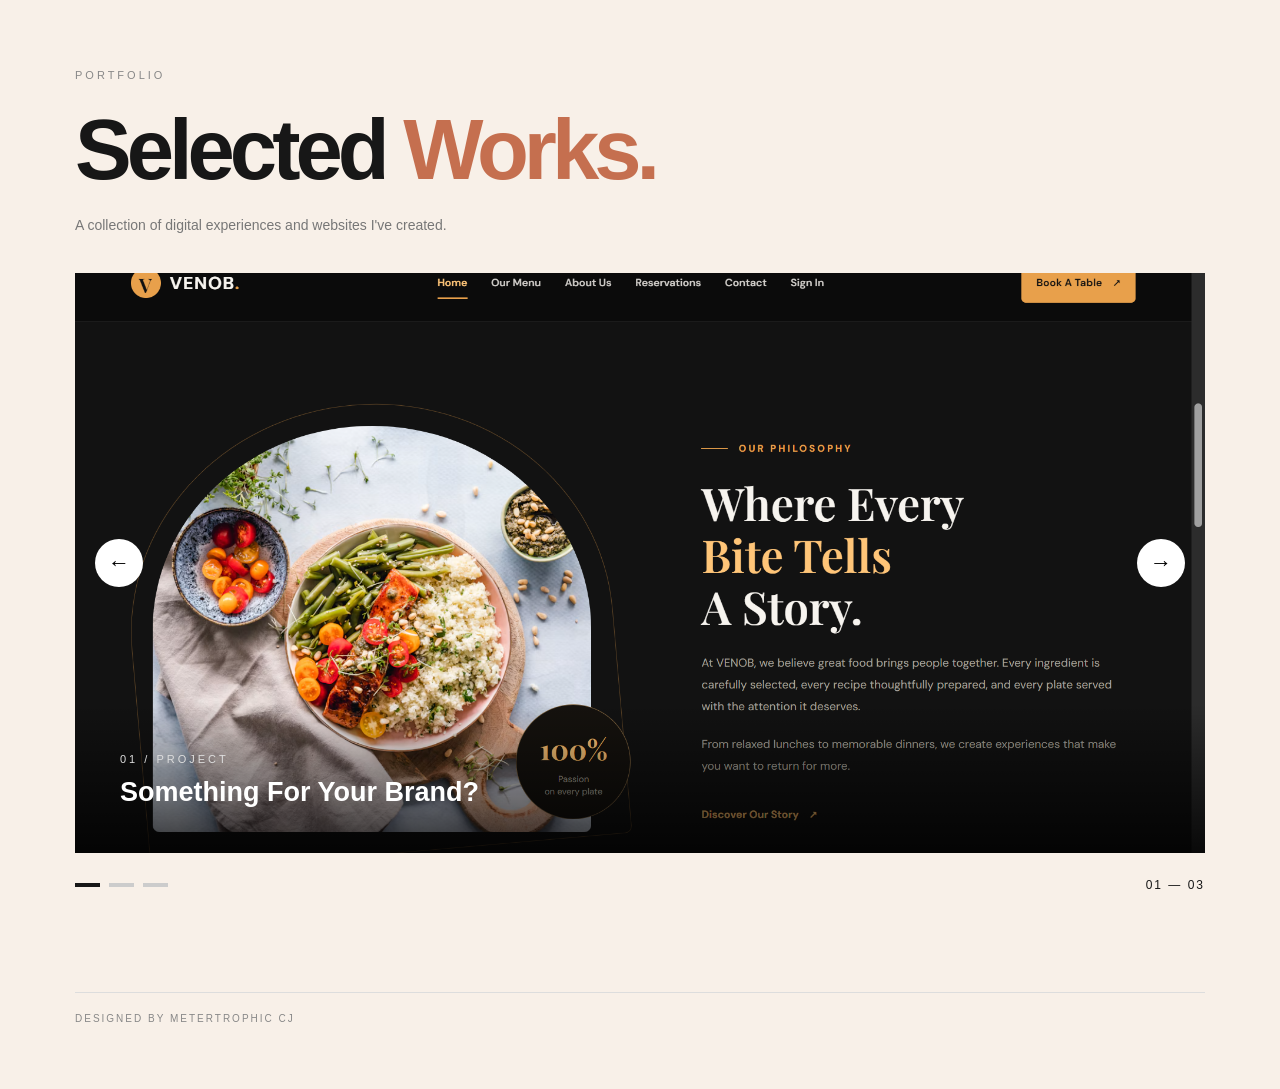
<file: experiences.html>
<!DOCTYPE html>
<html lang="en">
<head>
    <meta charset="UTF-8">
    <meta name="viewport" content="width=device-width, initial-scale=1.0">
    <title>Selected Works | Metertrophic CJ</title>
    <link rel="icon" href="Angular Orange M Orbit Logo.png">
    <link rel="stylesheet" href="stile.css">
</head>
<body>

    <main class="showcase">

        <header class="header">
            <span>PORTFOLIO</span>
            <h1>Selected <span>Works.</span></h1>
            <p>A collection of digital experiences and websites I've created.</p>
        </header>

        <section class="slider">

            <div class="slide active">
                <img src="VENOB Restaurant _ Fine Dining Experience - Google Chrome 10_30_2026 11_14_19 AM.png" alt="Website Design 1">
                <div class="caption">
                    <span>01 / PROJECT</span>
                    <h2>Something For Your Brand?</h2>
                </div>
            </div>

            <div class="slide">
                <img src="Login _ Welcome Back - Google Chrome 11_18_2026 11_43_13 AM.png" alt="Website Design 2">
                <div class="caption">
                    <span>02 / PROJECT</span>
                    <h2>Or Are You Looking For Something For Your Company Or Customers?
                    </h2> 
                </div>
            </div>

            <div class="slide">
                <img src= "Home _ Redemption Bible Based Church - Personal - Microsoft​ Edge 11_18_2026 1_01_04 PM.png" alt="Website Design 3">
                <div class="caption">
                    <span>03 / PROJECT</span>
                    <h2>Even For Your Organization.</h2>
                </div>
            </div>

            <button class="arrow prev" aria-label="Previous slide">&#8592;</button>
            <button class="arrow next" aria-label="Next slide">&#8594;</button>

        </section>

        <div class="slider-footer">
            <div class="dots"></div>
            <span class="counter">01 — 03</span>
        </div>

        <footer>
            DESIGNED BY METERTROPHIC CJ
        </footer>

    </main>

    <script src="scriipt.js"></script>
</body>
</html>
</file>
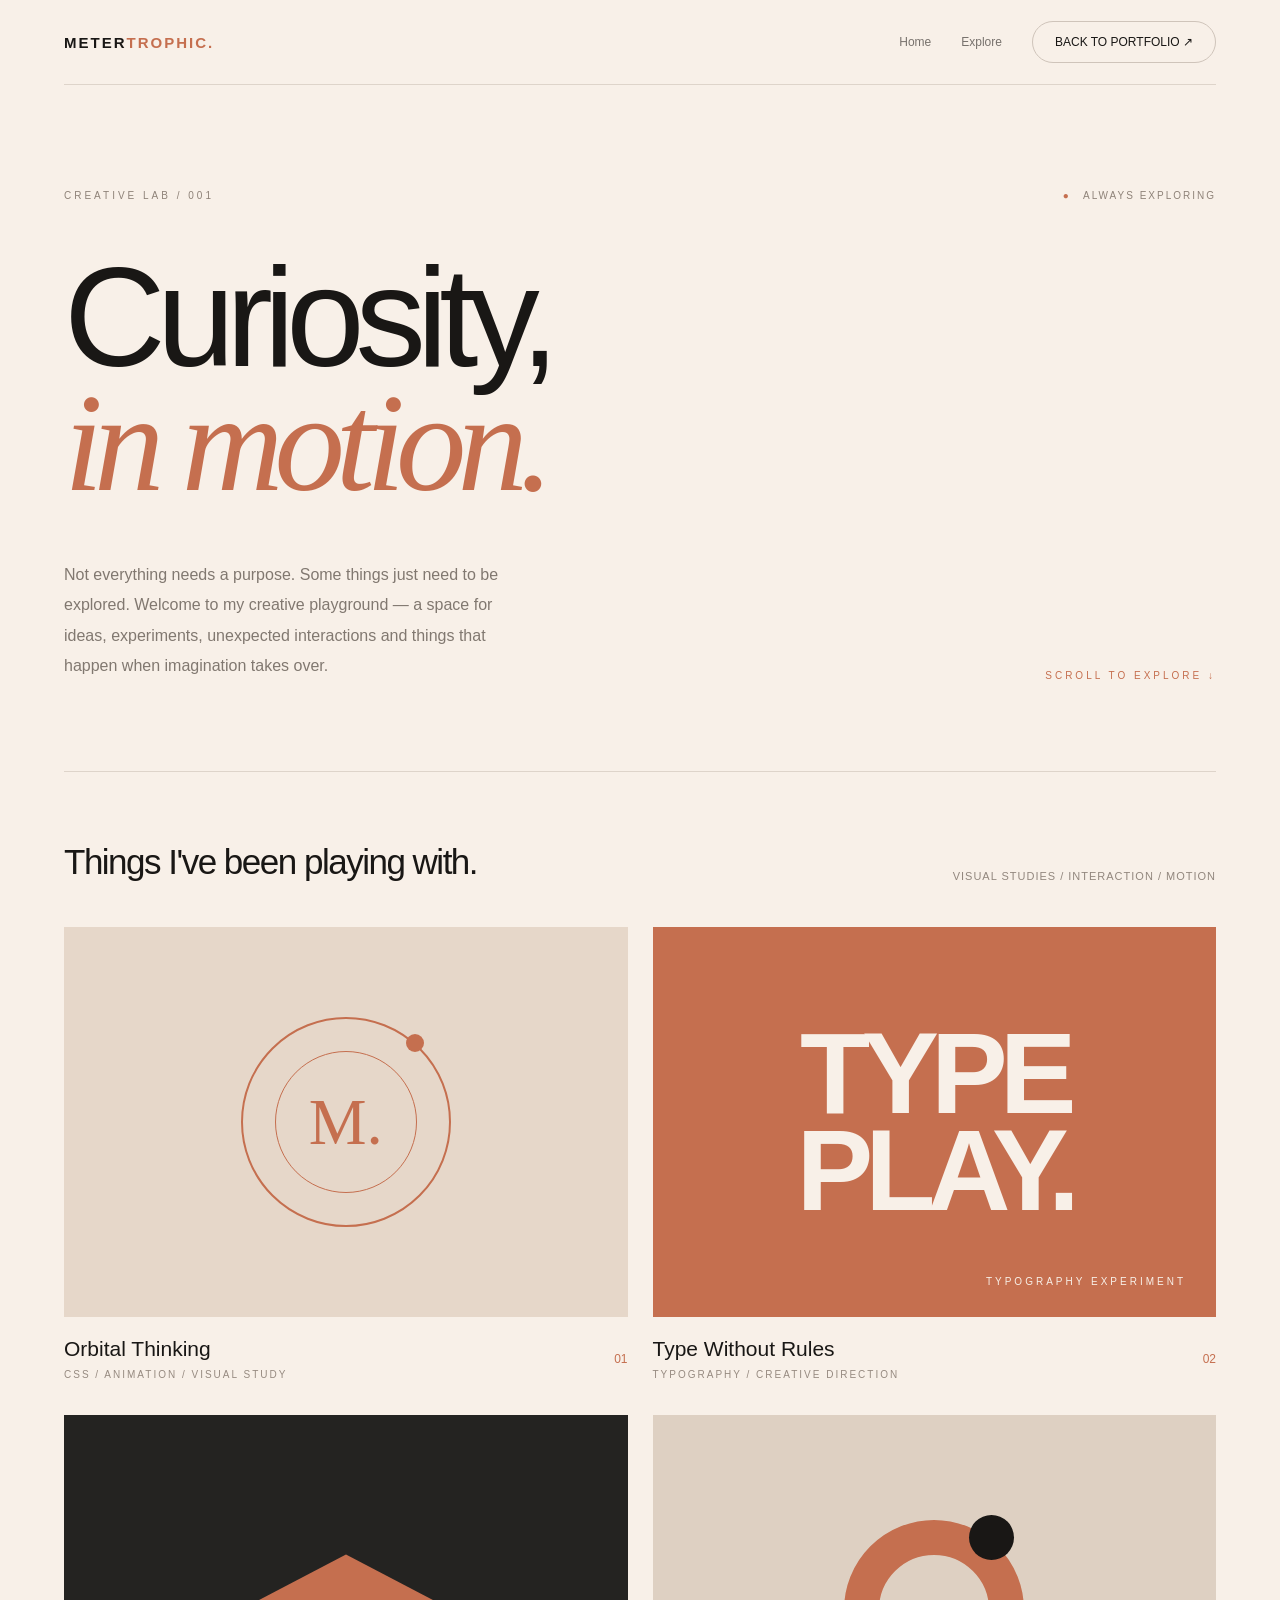
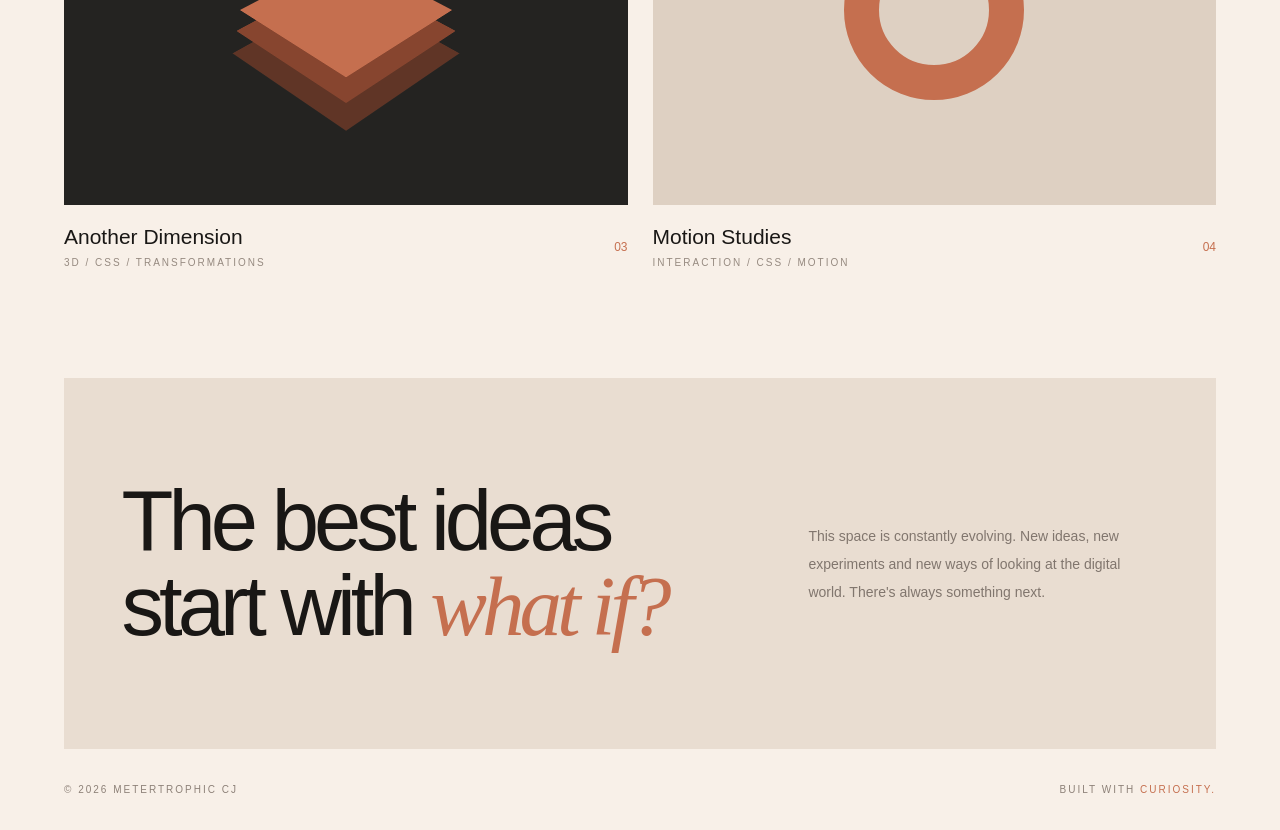
<file: experiment.html>
<!DOCTYPE html>
<html lang="en">

<head>
    <meta charset="UTF-8">
    <meta name="viewport" content="width=device-width, initial-scale=1.0">
    <title>Expriments</title>
    <link rel="icon" href="Angular Orange M Orbit Logo.png">
</head>

<body>

    <style>
        /* =========================
   GENERAL
========================= */

        * {
            margin: 0;
            padding: 0;
            box-sizing: border-box;
        }

        html {
            scroll-behavior: smooth;
        }

        body {
            background: #f8f0e8;
            color: #191715;
            font-family: Arial, Helvetica, sans-serif;
            overflow-x: hidden;
        }

        a {
            text-decoration: none;
            color: inherit;
        }

        .container {
            width: 90%;
            max-width: 1350px;
            margin: auto;
        }


        /* =========================
   NAVIGATION
========================= */

        nav {
            height: 85px;
            display: flex;
            justify-content: space-between;
            align-items: center;
            border-bottom: 1px solid #ded4ca;
        }

        .logo {
            font-size: 15px;
            font-weight: 800;
            letter-spacing: 2px;
        }

        .logo span {
            color: #c56f4f;
        }

        .nav-right {
            display: flex;
            align-items: center;
            gap: 30px;
        }

        .nav-right a {
            font-size: 12px;
            color: #77716c;
            transition: 0.3s;
        }

        .nav-right a:hover {
            color: #c56f4f;
        }

        .nav-right .back {
            border: 1px solid #cfc4ba;
            padding: 13px 22px;
            border-radius: 30px;
            color: #191715;
        }


        /* =========================
   HERO SECTION
========================= */

        .hero {
            padding: 105px 0 90px;
        }

        .hero-top {
            display: flex;
            justify-content: space-between;
            align-items: center;
            margin-bottom: 55px;
        }

        .label {
            font-size: 10px;
            letter-spacing: 3px;
            color: #8e8278;
        }

        .availability {
            font-size: 10px;
            letter-spacing: 2px;
            color: #8e8278;
        }

        .availability span {
            color: #c56f4f;
            margin-right: 8px;
        }

        .hero h1 {
            font-size: clamp(65px, 11vw, 145px);
            line-height: 0.88;
            letter-spacing: -9px;
            font-weight: 500;
        }

        .hero h1 em {
            font-family: Georgia, serif;
            font-weight: 400;
            color: #c56f4f;
        }

        .hero-bottom {
            display: flex;
            justify-content: space-between;
            align-items: end;
            margin-top: 55px;
        }

        .hero-bottom p {
            max-width: 440px;
            font-size: 16px;
            line-height: 1.9;
            color: #817870;
        }

        .hero-bottom strong {
            color: #191715;
            font-weight: 500;
        }

        .scroll-text {
            font-size: 10px;
            letter-spacing: 3px;
            color: #c56f4f;
        }


        /* =========================
   EXPERIMENTS SECTION
========================= */

        .experiments {
            padding: 70px 0 110px;
            border-top: 1px solid #ded4ca;
        }

        .section-heading {
            display: flex;
            justify-content: space-between;
            align-items: end;
            margin-bottom: 45px;
        }

        .section-heading h2 {
            font-size: 35px;
            font-weight: 500;
            letter-spacing: -1.5px;
        }

        .section-heading p {
            font-size: 11px;
            color: #92877e;
            letter-spacing: 1px;
        }

        .experiment-grid {
            display: grid;
            grid-template-columns: repeat(2, 1fr);
            gap: 35px 25px;
        }


        /* =========================
   EXPERIMENT CARDS
========================= */

        .card {
            cursor: pointer;
        }

        .card-visual {
            height: 390px;
            position: relative;
            overflow: hidden;
            display: flex;
            justify-content: center;
            align-items: center;
            transition: 0.5s;
        }

        .card:hover .card-visual {
            transform: translateY(-7px);
        }

        .card-info {
            display: flex;
            justify-content: space-between;
            align-items: center;
            padding-top: 20px;
        }

        .card-info h3 {
            font-size: 21px;
            font-weight: 500;
        }

        .card-info p {
            font-size: 10px;
            color: #968a80;
            letter-spacing: 2px;
            margin-top: 8px;
        }

        .number {
            font-size: 12px;
            color: #c56f4f;
        }


        /* =========================
   ARTWORK 01 - ORBIT
========================= */

        .orbit {
            background: #e6d7c9;
        }

        .orbit-circle {
            width: 210px;
            height: 210px;
            border: 2px solid #c56f4f;
            border-radius: 50%;
            position: relative;
            animation: rotate 12s linear infinite;
        }

        .orbit-circle::before {
            content: "";
            position: absolute;
            width: 140px;
            height: 140px;
            border: 1px solid #c56f4f;
            border-radius: 50%;
            top: 32px;
            left: 32px;
        }

        .orbit-circle::after {
            content: "";
            position: absolute;
            width: 18px;
            height: 18px;
            background: #c56f4f;
            border-radius: 50%;
            top: 15px;
            right: 25px;
        }

        .orbit-center {
            position: absolute;
            font-size: 65px;
            font-family: Georgia, serif;
            color: #c56f4f;
        }


        /* =========================
   ARTWORK 02 - TYPOGRAPHY
========================= */

        .typography {
            background: #c56f4f;
            flex-direction: column;
        }

        .typography span {
            font-size: clamp(55px, 9vw, 115px);
            font-weight: 900;
            letter-spacing: -8px;
            color: #f8f0e8;
            line-height: 0.85;
            transition: 0.5s;
        }

        .typography:hover span {
            letter-spacing: 1px;
            transform: scale(1.05);
        }

        .typography small {
            position: absolute;
            bottom: 30px;
            right: 30px;
            font-size: 10px;
            color: #f8f0e8;
            letter-spacing: 3px;
        }


        /* =========================
   ARTWORK 03 - 3D SHAPE
========================= */

        .dimension {
            background: #242321;
            perspective: 900px;
        }

        .cube {
            width: 150px;
            height: 150px;
            background: #c56f4f;
            transform: rotateX(55deg) rotateZ(45deg);
            box-shadow: 25px 25px 0 #87452f,
                50px 50px 0 #603526;
            transition: 0.7s;
        }

        .dimension:hover .cube {
            transform: rotateX(0deg) rotateZ(135deg);
        }


        /* =========================
   ARTWORK 04 - MOTION
========================= */

        .motion {
            background: #ded0c2;
        }

        .motion-circle {
            width: 180px;
            height: 180px;
            border: 35px solid #c56f4f;
            border-radius: 50%;
            position: relative;
            transition: 0.6s;
        }

        .motion-circle::after {
            content: "";
            position: absolute;
            width: 45px;
            height: 45px;
            background: #191715;
            border-radius: 50%;
            top: -40px;
            right: -25px;
        }

        .motion:hover .motion-circle {
            transform: scale(1.3) rotate(90deg);
            border-radius: 30%;
        }


        /* =========================
   THINKING SECTION
========================= */

        .thinking {
            padding: 100px 0;
            background: #e9ddd1;
        }

        .thinking-inner {
            display: flex;
            justify-content: space-between;
            align-items: center;
            gap: 40px;
        }

        .thinking h2 {
            font-size: clamp(45px, 7vw, 85px);
            font-weight: 500;
            letter-spacing: -5px;
            line-height: 1;
        }

        .thinking h2 em {
            color: #c56f4f;
            font-family: Georgia, serif;
        }

        .thinking p {
            max-width: 350px;
            color: #81766e;
            font-size: 14px;
            line-height: 2;
        }


        /* =========================
   FOOTER
========================= */

        footer {
            padding: 35px 0;
        }

        .footer-inner {
            display: flex;
            justify-content: space-between;
            align-items: center;
        }

        footer p {
            font-size: 10px;
            color: #8d8178;
            letter-spacing: 2px;
        }

        footer span {
            color: #c56f4f;
        }


        /* =========================
   ANIMATIONS
========================= */

        @keyframes rotate {
            from {
                transform: rotate(0deg);
            }

            to {
                transform: rotate(360deg);
            }
        }


        /* =========================
   TABLETS
========================= */

        @media (max-width: 900px) {

            .hero {
                padding: 80px 0;
            }

            .hero h1 {
                letter-spacing: -5px;
            }

            .card-visual {
                height: 300px;
            }

            .thinking-inner {
                align-items: flex-start;
                flex-direction: column;
            }

        }


        /* =========================
   MOBILE
========================= */

        @media (max-width: 600px) {

            .container {
                width: 90%;
            }

            nav {
                height: 70px;
            }

            .nav-right {
                gap: 15px;
            }

            .nav-right a {
                font-size: 10px;
            }

            .nav-right .back {
                padding: 10px 13px;
            }

            .hero {
                padding: 70px 0;
            }

            .hero-top {
                margin-bottom: 50px;
            }

            .hero h1 {
                font-size: clamp(55px, 14vw, 85px);
                letter-spacing: -4px;
            }

            .hero-bottom {
                flex-direction: column;
                align-items: flex-start;
                gap: 30px;
                margin-top: 40px;
            }

            .hero-bottom p {
                font-size: 14px;
            }

            .section-heading {
                align-items: flex-start;
                flex-direction: column;
                gap: 12px;
            }

            .experiment-grid {
                grid-template-columns: 1fr;
                gap: 40px;
            }

            .card-visual {
                height: 320px;
            }

            .thinking {
                padding: 75px 0;
            }

            .thinking h2 {
                letter-spacing: -3px;
            }

            .footer-inner {
                flex-direction: column;
                gap: 18px;
                align-items: flex-start;
            }

        }


        /* =========================
   SMALL PHONES
========================= */

        @media (max-width: 380px) {

            .logo {
                font-size: 12px;
            }

            .nav-right {
                gap: 10px;
            }

            .nav-right a {
                font-size: 9px;
            }

            .card-visual {
                height: 260px;
            }

            .orbit-circle {
                transform: scale(0.8);
            }

        }
    </style>
    </head>

    <body>

        <div class="container">

            <!-- NAVIGATION -->

            <nav>

                <a href="index.html" class="logo">
                    METER<span>TROPHIC.</span>
                </a>

                <div class="nav-right">

                    <a href="index.html">Home</a>

                    <a href="#experiments">Explore</a>

                    <a href="index.html" class="back">
                        BACK TO PORTFOLIO ↗
                    </a>

                </div>

            </nav>


            <!-- HERO -->

            <section class="hero">

                <div class="hero-top">

                    <span class="label">
                        CREATIVE LAB / 001
                    </span>

                    <span class="availability">
                        <span>●</span> ALWAYS EXPLORING
                    </span>

                </div>


                <h1>
                    Curiosity,<br>
                    <em>in motion.</em>
                </h1>


                <div class="hero-bottom">

                    <p>
                        Not everything needs a purpose.
                        Some things just need to be explored.

                        Welcome to my creative playground —
                        a space for ideas, experiments,
                        unexpected interactions and things
                        that happen when imagination takes over.
                    </p>

                    <span class="scroll-text">
                        SCROLL TO EXPLORE ↓
                    </span>

                </div>

            </section>


            <!-- EXPERIMENTS -->

            <section class="experiments" id="experiments">

                <div class="section-heading">

                    <h2>Things I've been playing with.</h2>

                    <p>VISUAL STUDIES / INTERACTION / MOTION</p>

                </div>


                <div class="experiment-grid">


                    <!-- PROJECT 01 -->

                    <div class="card">

                        <div class="card-visual orbit">

                            <div class="orbit-circle"></div>

                            <div class="orbit-center">
                                M.
                            </div>

                        </div>

                        <div class="card-info">

                            <div>
                                <h3>Orbital Thinking</h3>
                                <p>CSS / ANIMATION / VISUAL STUDY</p>
                            </div>

                            <span class="number">01</span>

                        </div>

                    </div>



                    <!-- PROJECT 02 -->

                    <div class="card">

                        <div class="card-visual typography">

                            <span>TYPE</span>
                            <span>PLAY.</span>

                            <small>TYPOGRAPHY EXPERIMENT</small>

                        </div>

                        <div class="card-info">

                            <div>
                                <h3>Type Without Rules</h3>
                                <p>TYPOGRAPHY / CREATIVE DIRECTION</p>
                            </div>

                            <span class="number">02</span>

                        </div>

                    </div>



                    <!-- PROJECT 03 -->

                    <div class="card">

                        <div class="card-visual dimension">

                            <div class="cube"></div>

                        </div>

                        <div class="card-info">

                            <div>
                                <h3>Another Dimension</h3>
                                <p>3D / CSS / TRANSFORMATIONS</p>
                            </div>

                            <span class="number">03</span>

                        </div>

                    </div>



                    <!-- PROJECT 04 -->

                    <div class="card">

                        <div class="card-visual motion">

                            <div class="motion-circle"></div>

                        </div>

                        <div class="card-info">

                            <div>
                                <h3>Motion Studies</h3>
                                <p>INTERACTION / CSS / MOTION</p>
                            </div>

                            <span class="number">04</span>

                        </div>

                    </div>


                </div>

            </section>


            <!-- THINKING SECTION -->

            <section class="thinking">

                <div class="container thinking-inner">

                    <h2>
                        The best ideas<br>
                        start with <em>what if?</em>
                    </h2>

                    <p>
                        This space is constantly evolving.
                        New ideas, new experiments and
                        new ways of looking at the digital world.

                        There's always something next.
                    </p>

                </div>

            </section>


            <!-- FOOTER -->

            <footer>

                <div class="footer-inner">

                    <p>© 2026 METERTROPHIC CJ</p>

                    <p>BUILT WITH <span>CURIOSITY.</span></p>

                </div>

            </footer>

        </div>

    </body>

</html>
</file>
<file: stile.css>
* {
    margin: 0;
    padding: 0;
    box-sizing: border-box;
}

body {
    background: #f8f0e8;
    color: #171717;
    font-family: Arial, sans-serif;
}

.showcase {
    max-width: 1200px;
    margin: auto;
    padding: 65px 35px;
}

.header {
    margin-bottom: 40px;
}

.header > span,
.caption span {
    font-size: 11px;
    letter-spacing: 3px;
    color: #888;
}

.header h1 {
    font-size: clamp(45px, 7vw, 85px);
    margin: 18px 0;
    letter-spacing: -5px;
}

.header h1 span {
    color: #c56f4f;
}

.header p {
    color: #777;
    font-size: 14px;
}

.slider {
    position: relative;
    width: 100%;
    height: 580px;
    overflow: hidden;
    background: #e5e5e5;
}

.slide {
    position: absolute;
    inset: 0;
    opacity: 0;
    visibility: hidden;
    transition: opacity 0.7s ease, visibility 0.7s;
}

.slide.active {
    opacity: 1;
    visibility: visible;
}

.slide img {
    width: 100%;
    height: 100%;
    object-fit: cover;
}

.caption {
    position: absolute;
    bottom: 0;
    left: 0;
    width: 100%;
    padding: 45px;
    color: white;
    background: linear-gradient(transparent, rgba(0,0,0,0.8));
}

.caption span {
    color: #ddd;
}

.caption h2 {
    font-size: 27px;
    margin-top: 10px;
}

.arrow {
    position: absolute;
    top: 50%;
    transform: translateY(-50%);
    width: 48px;
    height: 48px;
    border: none;
    border-radius: 50%;
    background: white;
    font-size: 22px;
    cursor: pointer;
    transition: 0.3s;
    z-index: 2;
}

.arrow:hover {
    background: #171717;
    color: white;
}

.prev {
    left: 20px;
}

.next {
    right: 20px;
}

.slider-footer {
    display: flex;
    justify-content: space-between;
    align-items: center;
    margin-top: 25px;
}

.dots {
    display: flex;
    gap: 9px;
}

.dot {
    width: 25px;
    height: 4px;
    border: none;
    background: #ccc;
    cursor: pointer;
}

.dot.active {
    background: #171717;
}

.counter {
    font-size: 12px;
    letter-spacing: 2px;
}

footer {
    margin-top: 100px;
    padding-top: 20px;
    border-top: 1px solid #ddd;
    color: #888;
    font-size: 10px;
    letter-spacing: 2px;
}

@media (max-width: 700px) {
    .showcase {
        padding: 45px 18px;
    }

    .slider {
        height: 380px;
    }

    .caption {
        padding: 25px;
    }

    .caption h2 {
        font-size: 21px;
    }

    .arrow {
        width: 40px;
        height: 40px;
    }
}
</file>
